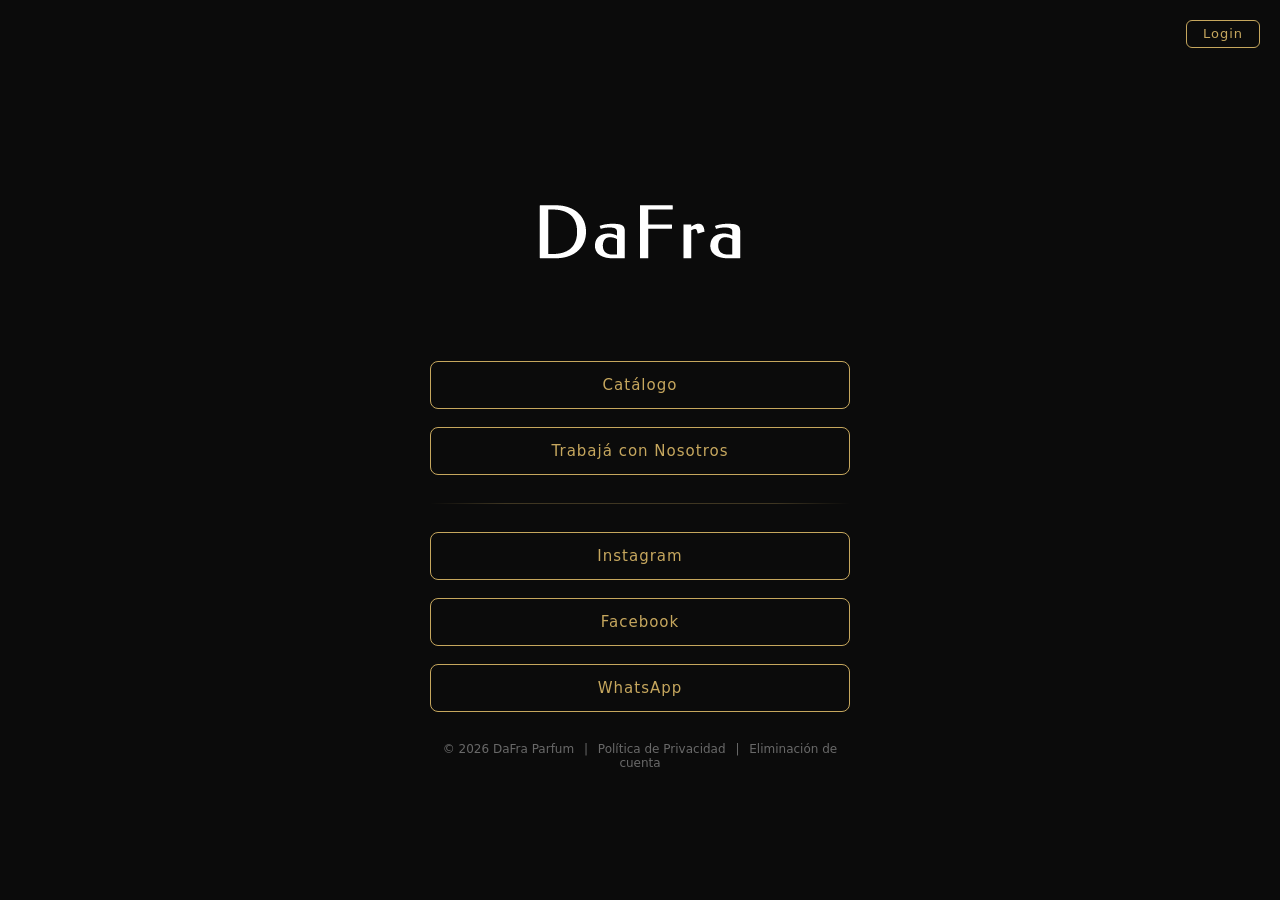
<file: index.html>
<!DOCTYPE html>
<html lang="es">
<head>
<meta charset="UTF-8">
<meta name="viewport" content="width=device-width, initial-scale=1.0">
<title>DaFra Parfum</title>

<link rel="icon" type="image/png" sizes="16x16" href="web/favicon.png">

<link rel="icon" type="image/png" sizes="192x192" href="web/icons/Icon-192.png">
<link rel="icon" type="image/png" sizes="512x512" href="web/icons/Icon-512.png">
<link rel="apple-touch-icon" href="web/icons/Icon-192.png">

<style>
    :root {
        --bg: #0b0b0b;
        --gold: #c6a75e;
        --gold-soft: #e6c97a;
        --text: #f5f5f5;
    }

    * {
        margin: 0;
        padding: 0;
        box-sizing: border-box;
    }

    body {
        background: var(--bg);
        color: var(--text);
        font-family: "Segoe UI", system-ui, -apple-system, sans-serif;
        display: flex;
        justify-content: center;
        align-items: center;
        min-height: 100vh;
        text-align: center;
        padding: 30px 20px;
    }

    /* HEADER */
    .header {
        position: fixed;
        top: 20px;
        right: 20px;
    }

    .login-btn {
        display: inline-block;
        padding: 5px 16px;
        border-radius: 6px;
        text-decoration: none;
        font-size: 13px;
        letter-spacing: 1px;
        border: 1px solid var(--gold);
        color: var(--gold);
        transition: all 0.25s ease;
        line-height: 1.2;
    }

    .login-btn:hover {
        background: var(--gold);
        color: var(--bg);
    }

    .container {
        width: 100%;
        max-width: 420px;
        animation: fadeIn 0.8s ease forwards;
        opacity: 0;
    }

    /* LOGO WRAPPER (Reserva el espacio) */
    .logo-container {
        width: 256px;
        height: 205px; /* Ajustado al alto de tu logo */
        margin: 0 auto 25px auto;
        display: flex;
        align-items: center;
        justify-content: center;
    }

    .logo {
        width: 100%;
        height: auto;
        opacity: 0;
        transition: opacity 1.5s ease; /* Aparición suave */
    }

    /* Clase que se activa cuando la imagen carga */
    .logo-loaded {
        opacity: 1;
    }

    h1 {
        font-size: 28px;
        letter-spacing: 4px;
        font-weight: 300;
        margin-bottom: 10px;
    }

    .tagline {
        font-size: 14px;
        opacity: 0.7;
        margin-bottom: 40px;
    }

    .btn {
        display: block;
        width: 100%;
        padding: 14px;
        margin-bottom: 18px;
        border-radius: 8px;
        text-decoration: none;
        font-size: 15px;
        letter-spacing: 1px;
        font-weight: 500;
        border: 1px solid var(--gold);
        color: var(--gold);
        transition: all 0.25s ease;
    }

    .btn:hover {
        background: var(--gold);
        color: var(--bg);
        transform: translateY(-2px);
    }

    .footer {
        margin-top: 30px;
        font-size: 12px;
        opacity: 0.4;
    }
    .footer a {
        color: inherit;
        text-decoration: none;
        border-bottom: 1px solid transparent;
    }
    
    .footer a:hover {
        border-bottom: 1px solid var(--gold);
    }
	
    /* CATÁLOGO DESPLEGABLE */

    .catalog-section {
        margin-bottom: 18px;
    }

    .catalog-box {
        width: 100%;
        border: 1px solid var(--gold);
        border-radius: 12px;
        overflow: hidden;
        background: rgba(198,167,94,.035);
        box-shadow: 0 8px 30px rgba(0,0,0,.16);
        transition: box-shadow .35s ease, background .35s ease;
    }

    .catalog-box.open {
        background: rgba(198,167,94,.055);
        box-shadow: 0 12px 36px rgba(0,0,0,.24);
    }

    .catalog-btn {
        position: relative;
        display: block;
        width: 100%;
        min-height: 50px;
        padding: 14px 18px;
        border: 0;
        border-radius: 0;
        color: var(--gold);
        background: transparent;
        font: inherit;
        cursor: pointer;
        text-align: center;
        transition: background .3s ease, color .3s ease;
    }

    .catalog-btn:hover {
        background: rgba(198,167,94,.10);
        color: var(--gold-soft);
    }

    .catalog-title {
        font-size: 17px;
        font-weight: 600;
        letter-spacing: .8px;
    }

    .catalog-arrow {
        position: absolute;
        right: 18px;
        width: 9px;
        height: 9px;
        border-right: 1.5px solid currentColor;
        border-bottom: 1.5px solid currentColor;
        transform: rotate(45deg) translateY(-3px);
        transition: transform .35s ease;
    }

    .catalog-box.open .catalog-arrow {
        transform: rotate(225deg) translateY(-1px);
    }

    .catalog-links {
        display: grid;
        grid-template-rows: 0fr;
        opacity: 0;
        transition: grid-template-rows .42s cubic-bezier(.22,.61,.36,1),
                    opacity .25s ease;
    }

    .catalog-box.open .catalog-links {
        grid-template-rows: 1fr;
        opacity: 1;
    }

    .catalog-links-inner {
        min-height: 0;
        overflow: hidden;
        padding: 0 10px;
        display: flex;
        flex-direction: column;
        gap: 6px;
        transition: padding .42s cubic-bezier(.22,.61,.36,1);
    }

    .catalog-box.open .catalog-links-inner {
        padding: 0 10px 10px;
    }

    .catalog-link {
        display: flex;
        align-items: center;
        justify-content: center;
        min-height: 44px;
        padding: 10px 12px;
        border: 1px solid rgba(198,167,94,.48);
        border-radius: 8px;
        color: var(--gold);
        background: rgba(198,167,94,.035);
        text-decoration: none;
        font-size: 14px;
        line-height: 1.3;
        transform: translateY(-5px);
        transition: background .22s ease, color .22s ease,
                    border-color .22s ease, transform .35s ease;
    }

    .catalog-box.open .catalog-link {
        transform: translateY(0);
    }

    .catalog-link:hover {
        background: var(--gold);
        border-color: var(--gold);
        color: var(--bg);
        transform: translateY(-1px);
    }

    .work-btn {
        margin-bottom: 28px;
    }

    .social-divider {
        width: 100%;
        height: 1px;
        margin: 0 0 28px;
        background: linear-gradient(
            to right,
            transparent,
            rgba(198,167,94,.28) 18%,
            rgba(198,167,94,.28) 82%,
            transparent
        );
    }

    @keyframes fadeIn {
        to { opacity: 1; }
    }

    @media (max-width: 400px) {
        h1 { font-size: 24px; }
        .logo-container { width: 200px; height: 200px; }
    }
</style>
</head>

<body>

<div class="header">
    <a href="web/index.html" class="login-btn">Login</a>
</div>

<div class="container">

    <div class="logo-container">
        <img 
            src="images/logo_page.png"
            alt="DaFra Logo" 
            class="logo" 
            onload="this.classList.add('logo-loaded')"
        >
    </div>
	
    <!-- <div class="catalog-section"> -->
        <!-- <div class="catalog-box" id="catalogBox"> -->
            <!-- <button class="catalog-btn" id="catalogBtn" type="button" -->
                    <!-- aria-expanded="false" aria-controls="catalogLinks"> -->
                <!-- <span class="catalog-title">Catálogo</span> -->
                <!-- <span class="catalog-arrow" aria-hidden="true"></span> -->
            <!-- </button> -->

            <!-- <div class="catalog-links" id="catalogLinks"> -->
                <!-- <div class="catalog-links-inner"> -->
                    <!-- <a href="catalogo.html" class="catalog-link">DaFra Parfum online</a> -->
                    <!-- <a href="pdfs/catalog_dafra_parfum.pdf" class="catalog-link" target="_blank" rel="noopener">DaFra Parfum descargar (PDF)</a> -->
                    <!-- <a href="pdfs/catalog_dafra_indumentaria.pdf" class="catalog-link" target="_blank" rel="noopener">DaFra Indumentaria descargar (PDF)</a> -->
                <!-- </div> -->
            <!-- </div> -->
        <!-- </div> -->
    <!-- </div> -->
	
	<a href="pdfs/catalog_dafra.pdf" class="btn" target="_blank">
        Catálogo
    </a>

    <a href="trabaja.html" class="btn work-btn">
        Trabajá con Nosotros
    </a>

    <div class="social-divider" aria-hidden="true"></div>

    <a href="https://instagram.com/dafraparfum" class="btn" target="_blank">
        Instagram
    </a>

    <a href="https://facebook.com/DaFraParfum/" class="btn" target="_blank">
        Facebook
    </a>

    <a href="https://wa.me/5493436619832" class="btn" target="_blank">
        WhatsApp
    </a>

    <div class="footer">
        © 2026 DaFra Parfum 
        <span style="margin: 0 6px;">|</span>
        <a href="privacy.html" target="_blank">Política de Privacidad</a>
        <span style="margin: 0 6px;">|</span>
        <a href="delete-account.html" target="_blank">Eliminación de cuenta</a>
    </div>

</div>


<script>
    const catalogBtn = document.getElementById('catalogBtn');
    const catalogBox = document.getElementById('catalogBox');

    catalogBtn.addEventListener('click', () => {
        const isOpen = catalogBox.classList.toggle('open');
        catalogBtn.setAttribute('aria-expanded', isOpen);
    });
</script>

</body>
</html>
</file>
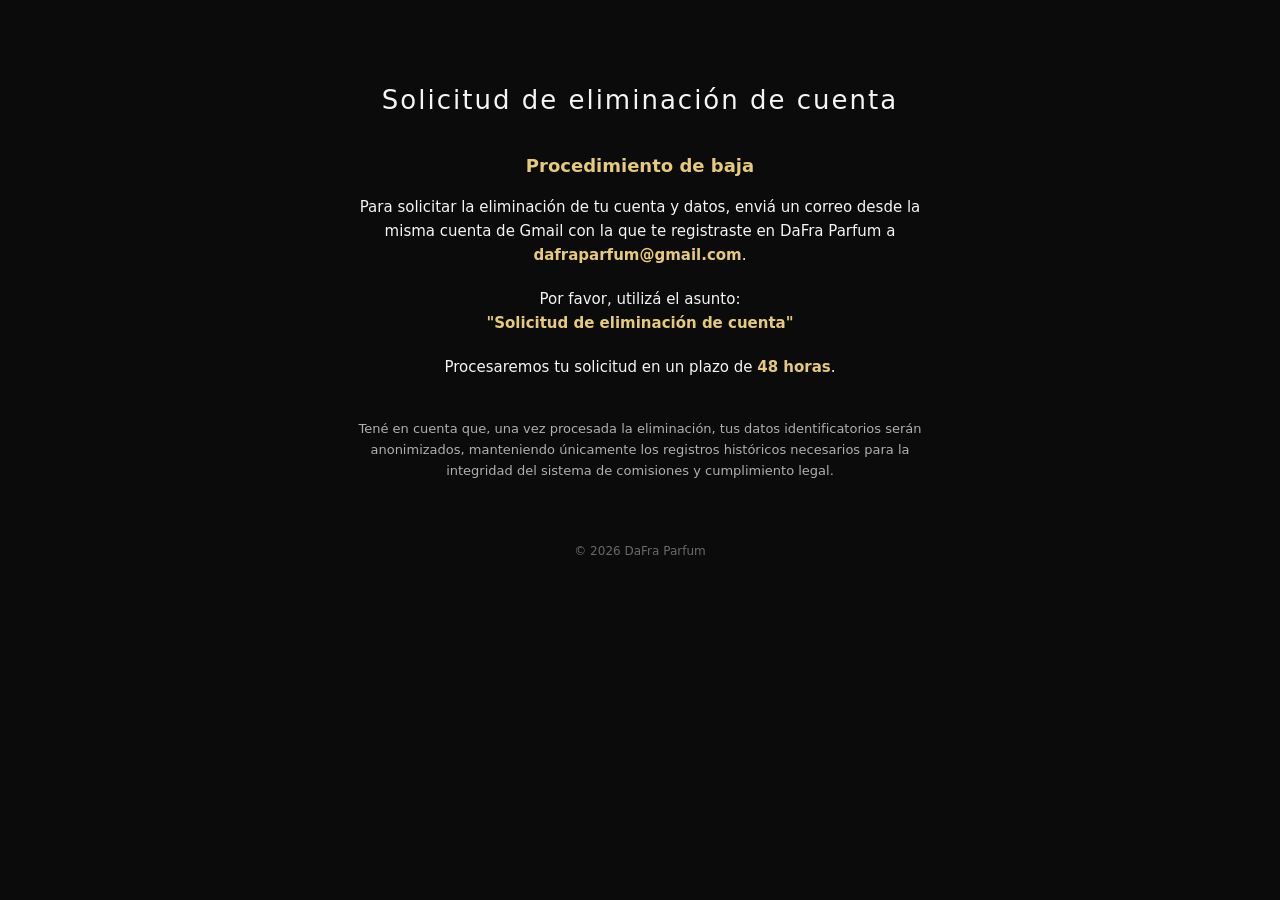
<file: delete-account.html>
<!DOCTYPE html>
<html lang="es">
<head>
<meta charset="UTF-8">
<meta name="viewport" content="width=device-width, initial-scale=1.0">
<title>Eliminación de Cuenta - DaFra Parfum</title>

<link rel="icon" type="image/png" sizes="16x16" href="web/favicon.png">

<link rel="icon" type="image/png" sizes="192x192" href="web/icons/Icon-192.png">
<link rel="icon" type="image/png" sizes="512x512" href="web/icons/Icon-512.png">
<link rel="apple-touch-icon" href="web/icons/Icon-192.png">

<style>
:root {
    --bg: #0b0b0b;
    --gold: #c6a75e;
    --gold-soft: #e6c97a;
    --text: #f5f5f5;
}

* {
    margin: 0;
    padding: 0;
    box-sizing: border-box;
}

body {
    background: var(--bg);
    color: var(--text);
    font-family: "Segoe UI", system-ui, -apple-system, sans-serif;
    padding: 0px 20px 40px;
    line-height: 1.6;
}

/* CONTENEDOR */
.container {
    max-width: 800px;
    margin: 0 auto;
    animation: fadeIn 0.8s ease forwards;
    opacity: 0;
}

/* TITULOS */
h1 {
    font-size: 26px;
    letter-spacing: 2px;
    font-weight: 300;
    margin-bottom: 30px;
    text-align: center;
}

h2 {
    margin-top: 30px;
    margin-bottom: 15px;
    font-size: 18px;
    color: var(--gold-soft);
    text-align: center;
}

/* TEXTO */
p {
    margin-bottom: 20px;
    font-size: 15px;
    text-align: center;
    max-width: 600px;
    margin-left: auto;
    margin-right: auto;
}

.highlight {
    color: var(--gold-soft);
    font-weight: 600;
}

/* FOOTER */
.footer {
    margin-top: 60px;
    font-size: 12px;
    opacity: 0.4;
    text-align: center;
}

.header {
    margin-top: 80px;
    margin-bottom: 15px;
    text-align: left;
}

/* BOTON VOLVER */
.back {
    display: inline-block;
    padding: 5px 16px;
    border-radius: 6px;
    text-decoration: none;
    font-size: 13px;
    letter-spacing: 1px;
    border: 1px solid var(--gold);
    color: var(--gold);
    transition: all 0.25s ease;
    line-height: 1.2;
}

.back:hover {
    background: var(--gold);
    color: var(--bg);
    text-decoration: none;
}

/* ANIMACION */
@keyframes fadeIn {
    to { opacity: 1; }
}
</style>
</head>

<body>

<div class="header">
    <!-- <a href="index.html" class="back">Volver</a> -->
</div>

<div class="container">

    <h1>Solicitud de eliminación de cuenta</h1>
    
    <h2>Procedimiento de baja</h2>
    
    <p>
    Para solicitar la eliminación de tu cuenta y datos, enviá un correo desde la misma cuenta de Gmail con la que te registraste en DaFra Parfum a <span class="highlight">dafraparfum@gmail.com</span>.
    </p>

    <p>
    Por favor, utilizá el asunto: <br>
    <span class="highlight">"Solicitud de eliminación de cuenta"</span>
    </p>

    <p>
    Procesaremos tu solicitud en un plazo de <span class="highlight">48 horas</span>.
    </p>
    
    <p style="font-size: 13px; opacity: 0.7; margin-top: 40px;">
    Tené en cuenta que, una vez procesada la eliminación, tus datos identificatorios serán anonimizados, manteniendo únicamente los registros históricos necesarios para la integridad del sistema de comisiones y cumplimiento legal.
    </p>

    <div class="footer">
        © 2026 DaFra Parfum
    </div>

</div>

</body>
</html>
</file>
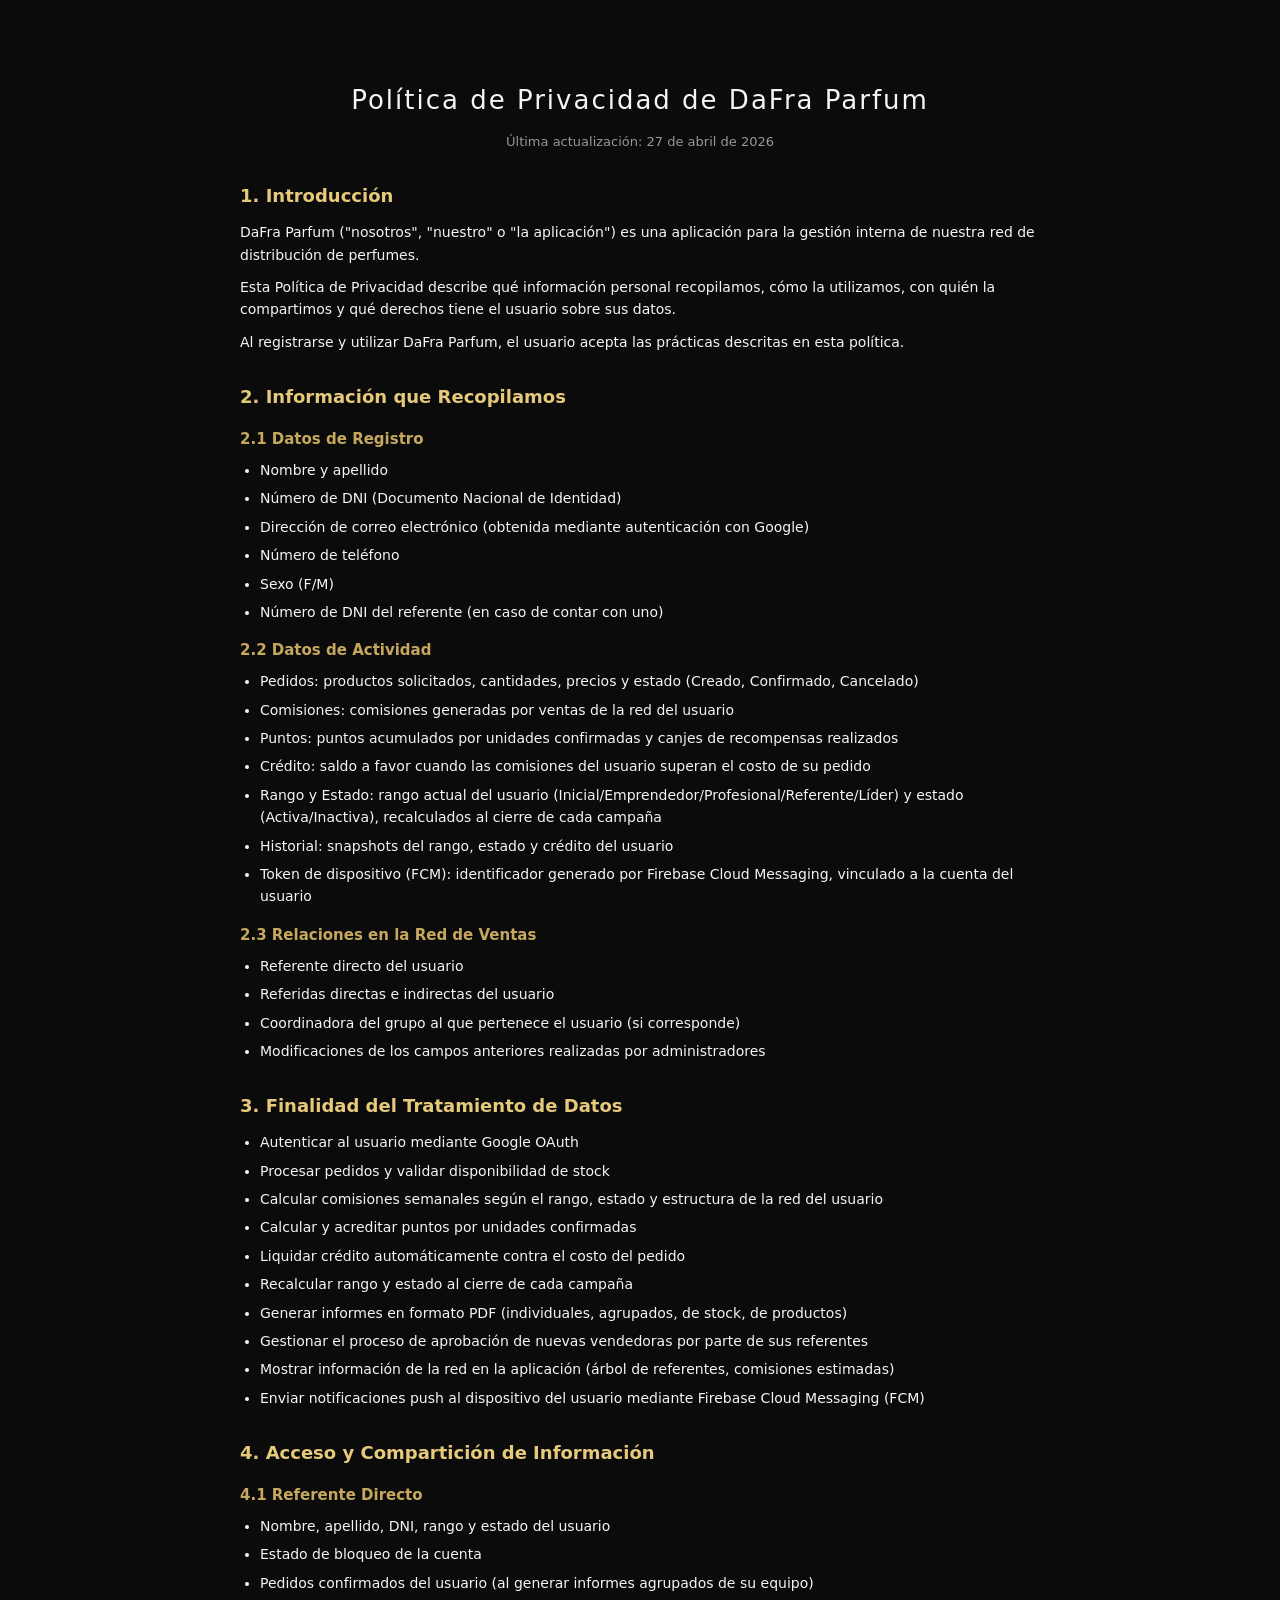
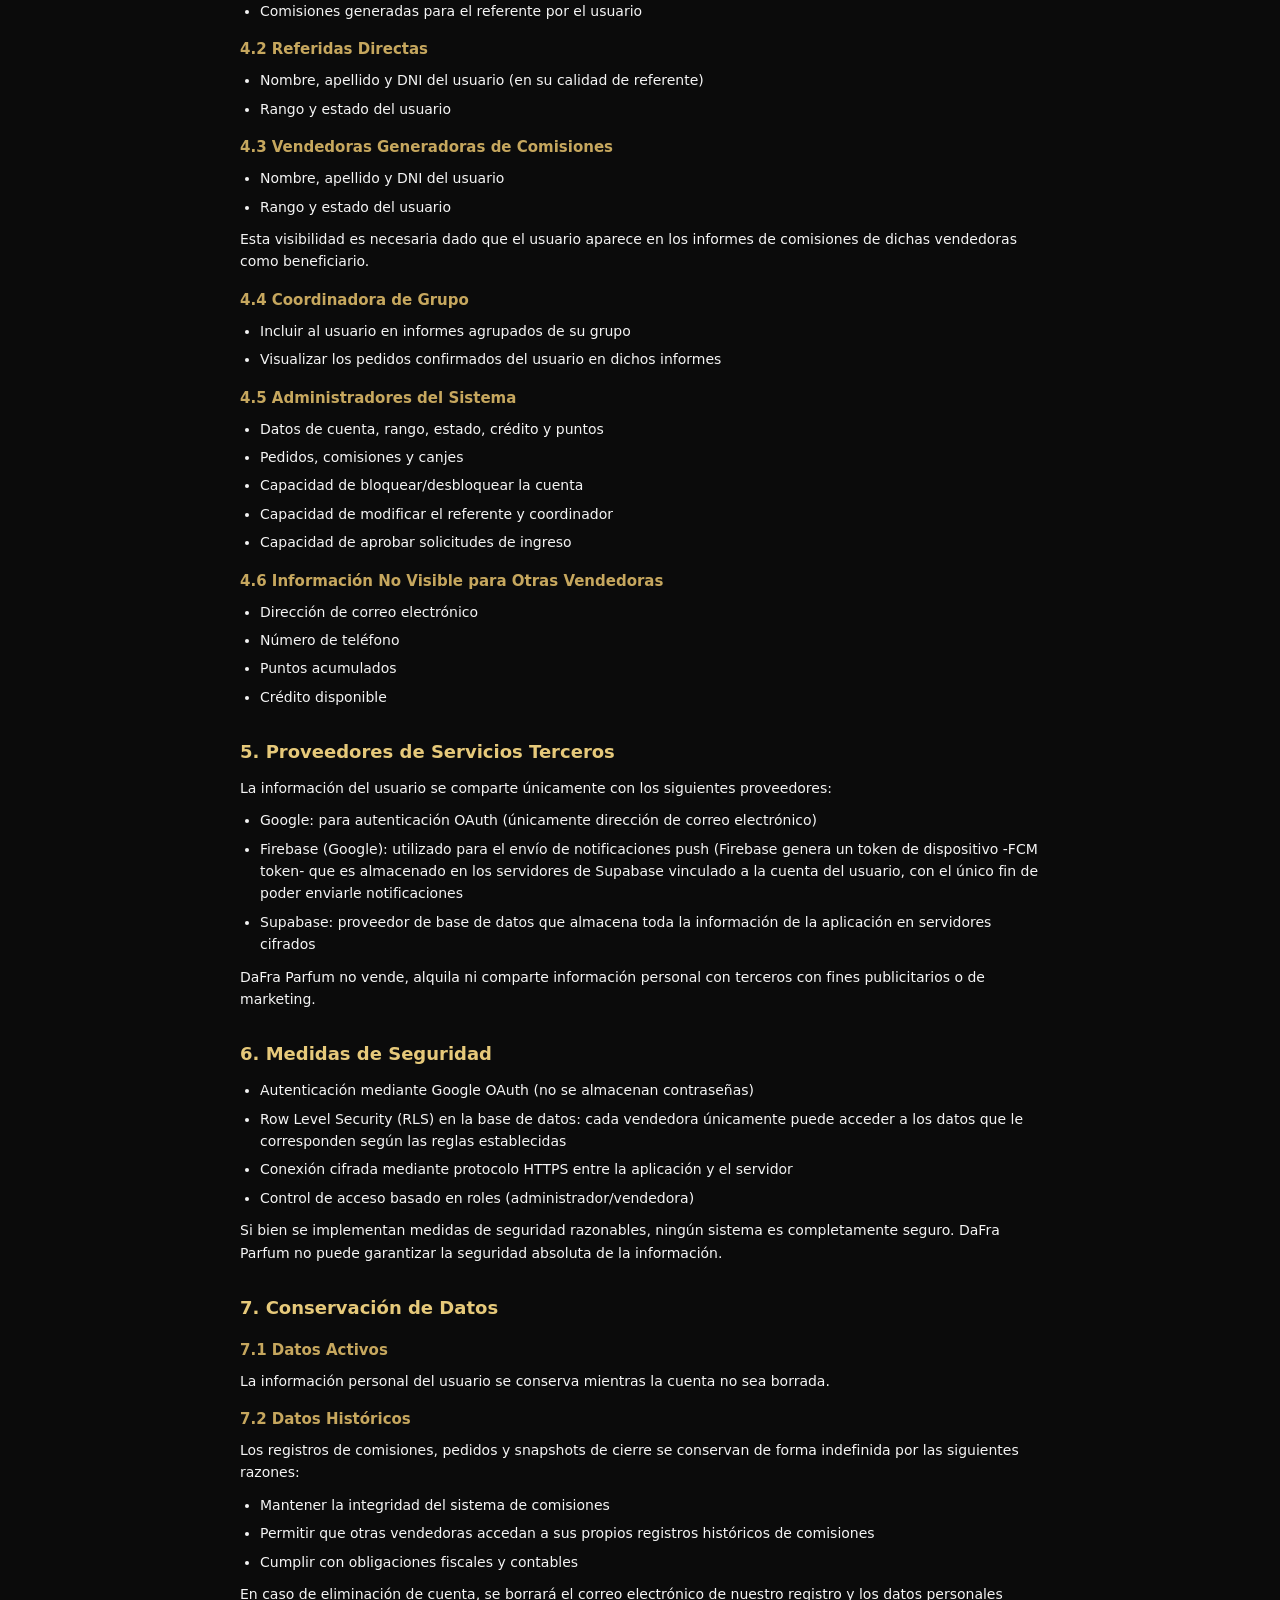
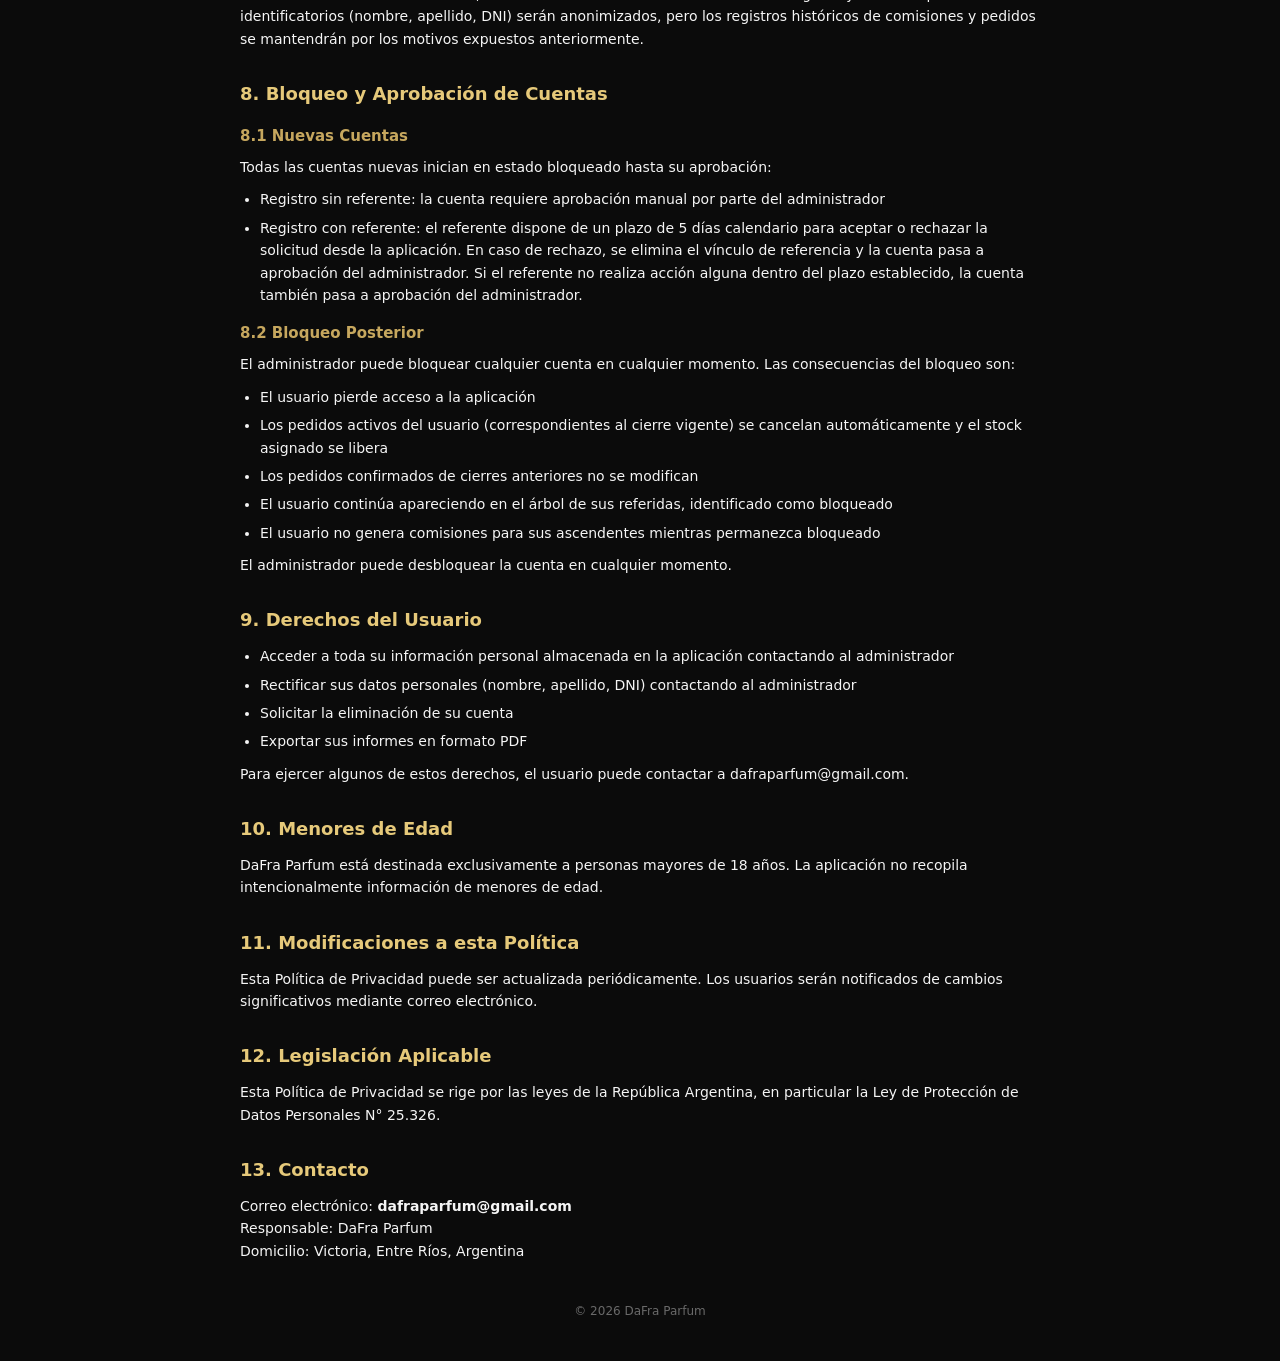
<file: privacy.html>
<!DOCTYPE html>
<html lang="es">
<head>
<meta charset="UTF-8">
<meta name="viewport" content="width=device-width, initial-scale=1.0">
<title>Política de Privacidad - DaFra Parfum</title>

<!-- Favicon -->
<link rel="icon" type="image/png" sizes="16x16" href="web/favicon.png">

<!-- App icons -->
<link rel="icon" type="image/png" sizes="192x192" href="web/icons/Icon-192.png">
<link rel="icon" type="image/png" sizes="512x512" href="web/icons/Icon-512.png">
<link rel="apple-touch-icon" href="web/icons/Icon-192.png">

<style>
:root {
    --bg: #0b0b0b;
    --gold: #c6a75e;
    --gold-soft: #e6c97a;
    --text: #f5f5f5;
}

* {
    margin: 0;
    padding: 0;
    box-sizing: border-box;
}

body {
    background: var(--bg);
    color: var(--text);
    font-family: "Segoe UI", system-ui, -apple-system, sans-serif;
    padding: 0px 20px 40px;
    line-height: 1.6;
}

/* CONTENEDOR */
.container {
    max-width: 800px;
    margin: 0 auto;
    animation: fadeIn 0.8s ease forwards;
    opacity: 0;
}

/* TITULOS */
h1 {
    font-size: 26px;
    letter-spacing: 2px;
    font-weight: 300;
    margin-bottom: 10px;
    text-align: center;
}

.updated {
    text-align: center;
    font-size: 13px;
    opacity: 0.6;
    margin-bottom: 30px;
}

h2 {
    margin-top: 30px;
    margin-bottom: 10px;
    font-size: 18px;
    color: var(--gold-soft);
}

h3 {
    margin-top: 15px;
    margin-bottom: 8px;
    font-size: 15px;
    color: var(--gold);
}

/* TEXTO */
p {
    margin-bottom: 10px;
    font-size: 14px;
}

ul {
    margin-left: 20px;
    margin-bottom: 10px;
}

li {
    margin-bottom: 6px;
    font-size: 14px;
}

/* LINKS */
a {
    color: var(--gold-soft);
    text-decoration: none;
}

a:hover {
    text-decoration: underline;
}

/* FOOTER */
.footer {
    margin-top: 40px;
    font-size: 12px;
    opacity: 0.4;
    text-align: center;
}

/*.header {
    margin-bottom: 10px;
    text-align: left;
    padding: 5px 5px 0;
}*/
.header {
    margin-top: 80px;
    margin-left: 00px;
    margin-bottom: 15px;
    text-align: left;
}
/* BOTON VOLVER */
.back {
    display: inline-block;
    padding: 5px 16px;
    border-radius: 6px;
    text-decoration: none;
    font-size: 13px;
    letter-spacing: 1px;
    border: 1px solid var(--gold);
    color: var(--gold);
    transition: all 0.25s ease;
    line-height: 1.2;
}

.back:hover {
    background: var(--gold);
    color: var(--bg);
    text-decoration: none;
}

/* ANIMACION */
@keyframes fadeIn {
    to { opacity: 1; }
}
</style>
</head>

<body>

<div class="header">
    <!-- <a href="index.html" class="back">Volver</a> -->
</div>

<div class="container">

    <h1>Política de Privacidad de DaFra Parfum</h1>
    <div class="updated">Última actualización: 27 de abril de 2026</div>
    
    <h2>1. Introducción</h2>
    <p>
    DaFra Parfum ("nosotros", "nuestro" o "la aplicación") es una aplicación para la gestión interna de nuestra red de distribución de perfumes.
    </p>
    <p>
    Esta Política de Privacidad describe qué información personal recopilamos, cómo la utilizamos, con quién la compartimos y qué derechos tiene el usuario sobre sus datos.
    </p>
    <p>
    Al registrarse y utilizar DaFra Parfum, el usuario acepta las prácticas descritas en esta política.
    </p>
    
    <h2>2. Información que Recopilamos</h2>
    
    <h3>2.1 Datos de Registro</h3>
    <ul>
    <li>Nombre y apellido</li>
    <li>Número de DNI (Documento Nacional de Identidad)</li>
    <li>Dirección de correo electrónico (obtenida mediante autenticación con Google)</li>
    <li>Número de teléfono</li>
    <li>Sexo (F/M)</li>
    <li>Número de DNI del referente (en caso de contar con uno)</li>
    </ul>
    
    <h3>2.2 Datos de Actividad</h3>
    <ul>
    <li>Pedidos: productos solicitados, cantidades, precios y estado (Creado, Confirmado, Cancelado)</li>
    <li>Comisiones: comisiones generadas por ventas de la red del usuario</li>
    <li>Puntos: puntos acumulados por unidades confirmadas y canjes de recompensas realizados</li>
    <li>Crédito: saldo a favor cuando las comisiones del usuario superan el costo de su pedido</li>
    <li>Rango y Estado: rango actual del usuario (Inicial/Emprendedor/Profesional/Referente/Líder) y estado (Activa/Inactiva), recalculados al cierre de cada campaña</li>
    <li>Historial: snapshots del rango, estado y crédito del usuario</li>
    <li>Token de dispositivo (FCM): identificador generado por Firebase Cloud Messaging, vinculado a la cuenta del usuario</li>
    </ul>
    
    <h3>2.3 Relaciones en la Red de Ventas</h3>
    <ul>
    <li>Referente directo del usuario</li>
    <li>Referidas directas e indirectas del usuario</li>
    <li>Coordinadora del grupo al que pertenece el usuario (si corresponde)</li>
    <li>Modificaciones de los campos anteriores realizadas por administradores</li>
    </ul>
    
    <h2>3. Finalidad del Tratamiento de Datos</h2>
    <ul>
    <li>Autenticar al usuario mediante Google OAuth</li>
    <li>Procesar pedidos y validar disponibilidad de stock</li>
    <li>Calcular comisiones semanales según el rango, estado y estructura de la red del usuario</li>
    <li>Calcular y acreditar puntos por unidades confirmadas</li>
    <li>Liquidar crédito automáticamente contra el costo del pedido</li>
    <li>Recalcular rango y estado al cierre de cada campaña</li>
    <li>Generar informes en formato PDF (individuales, agrupados, de stock, de productos)</li>
    <li>Gestionar el proceso de aprobación de nuevas vendedoras por parte de sus referentes</li>
    <li>Mostrar información de la red en la aplicación (árbol de referentes, comisiones estimadas)</li>
    <li>Enviar notificaciones push al dispositivo del usuario mediante Firebase Cloud Messaging (FCM)</li>
    </ul>
    
    <h2>4. Acceso y Compartición de Información</h2>
    
    <h3>4.1 Referente Directo</h3>
    <ul>
    <li>Nombre, apellido, DNI, rango y estado del usuario</li>
    <li>Estado de bloqueo de la cuenta</li>
    <li>Pedidos confirmados del usuario (al generar informes agrupados de su equipo)</li>
    <li>Comisiones generadas para el referente por el usuario</li>
    </ul>
    
    <h3>4.2 Referidas Directas</h3>
    <ul>
    <li>Nombre, apellido y DNI del usuario (en su calidad de referente)</li>
    <li>Rango y estado del usuario</li>
    </ul>
    
    <h3>4.3 Vendedoras Generadoras de Comisiones</h3>
    <ul>
    <li>Nombre, apellido y DNI del usuario</li>
    <li>Rango y estado del usuario</li>
    </ul>
    <p>
    Esta visibilidad es necesaria dado que el usuario aparece en los informes de comisiones de dichas vendedoras como beneficiario.
    </p>
    
    <h3>4.4 Coordinadora de Grupo</h3>
    <ul>
    <li>Incluir al usuario en informes agrupados de su grupo</li>
    <li>Visualizar los pedidos confirmados del usuario en dichos informes</li>
    </ul>
    
    <h3>4.5 Administradores del Sistema</h3>
    <ul>
    <li>Datos de cuenta, rango, estado, crédito y puntos</li>
    <li>Pedidos, comisiones y canjes</li>
    <li>Capacidad de bloquear/desbloquear la cuenta</li>
    <li>Capacidad de modificar el referente y coordinador</li>
    <li>Capacidad de aprobar solicitudes de ingreso</li>
    </ul>
    
    <h3>4.6 Información No Visible para Otras Vendedoras</h3>
    <ul>
    <li>Dirección de correo electrónico</li>
    <li>Número de teléfono</li>
    <li>Puntos acumulados</li>
    <li>Crédito disponible</li>
    </ul>
    
    <h2>5. Proveedores de Servicios Terceros</h2>
    <p>La información del usuario se comparte únicamente con los siguientes proveedores:</p>
    <ul>
    <li>Google: para autenticación OAuth (únicamente dirección de correo electrónico)</li>
    <li>Firebase (Google): utilizado para el envío de notificaciones push (Firebase genera un token de dispositivo -FCM token- que es almacenado en los servidores de Supabase vinculado a la cuenta del usuario, con el único fin de poder enviarle notificaciones</li>
    <li>Supabase: proveedor de base de datos que almacena toda la información de la aplicación en servidores cifrados</li>
    </ul>
    <p>
    DaFra Parfum no vende, alquila ni comparte información personal con terceros con fines publicitarios o de marketing.
    </p>
    
    <h2>6. Medidas de Seguridad</h2>
    <ul>
    <li>Autenticación mediante Google OAuth (no se almacenan contraseñas)</li>
    <li>Row Level Security (RLS) en la base de datos: cada vendedora únicamente puede acceder a los datos que le corresponden según las reglas establecidas</li>
    <li>Conexión cifrada mediante protocolo HTTPS entre la aplicación y el servidor</li>
    <li>Control de acceso basado en roles (administrador/vendedora)</li>
    </ul>
    <p>
    Si bien se implementan medidas de seguridad razonables, ningún sistema es completamente seguro. DaFra Parfum no puede garantizar la seguridad absoluta de la información.
    </p>
    
    <h2>7. Conservación de Datos</h2>
    
    <h3>7.1 Datos Activos</h3>
    <p>La información personal del usuario se conserva mientras la cuenta no sea borrada.</p>
    
    <h3>7.2 Datos Históricos</h3>
    <p>
    Los registros de comisiones, pedidos y snapshots de cierre se conservan de forma indefinida por las siguientes razones:
    </p>
    <ul>
    <li>Mantener la integridad del sistema de comisiones</li>
    <li>Permitir que otras vendedoras accedan a sus propios registros históricos de comisiones</li>
    <li>Cumplir con obligaciones fiscales y contables</li>
    </ul>
    <p>
    En caso de eliminación de cuenta, se borrará el correo electrónico de nuestro registro y los datos personales identificatorios (nombre, apellido, DNI) serán anonimizados, pero los registros históricos de comisiones y pedidos se mantendrán por los motivos expuestos anteriormente.
    </p>
    
    <h2>8. Bloqueo y Aprobación de Cuentas</h2>
    
    <h3>8.1 Nuevas Cuentas</h3>
    <p>Todas las cuentas nuevas inician en estado bloqueado hasta su aprobación:</p>
    <ul>
    <li>Registro sin referente: la cuenta requiere aprobación manual por parte del administrador</li>
    <li>Registro con referente: el referente dispone de un plazo de 5 días calendario para aceptar o rechazar la solicitud desde la aplicación. En caso de rechazo, se elimina el vínculo de referencia y la cuenta pasa a aprobación del administrador. Si el referente no realiza acción alguna dentro del plazo establecido, la cuenta también pasa a aprobación del administrador.</li>
    </ul>
    
    <h3>8.2 Bloqueo Posterior</h3>
    <p>El administrador puede bloquear cualquier cuenta en cualquier momento. Las consecuencias del bloqueo son:</p>
    <ul>
    <li>El usuario pierde acceso a la aplicación</li>
    <li>Los pedidos activos del usuario (correspondientes al cierre vigente) se cancelan automáticamente y el stock asignado se libera</li>
    <li>Los pedidos confirmados de cierres anteriores no se modifican</li>
    <li>El usuario continúa apareciendo en el árbol de sus referidas, identificado como bloqueado</li>
    <li>El usuario no genera comisiones para sus ascendentes mientras permanezca bloqueado</li>
    </ul>
    <p>El administrador puede desbloquear la cuenta en cualquier momento.</p>
    
    <h2>9. Derechos del Usuario</h2>
    <ul>
    <li>Acceder a toda su información personal almacenada en la aplicación contactando al administrador</li>
    <li>Rectificar sus datos personales (nombre, apellido, DNI) contactando al administrador</li>
    <li>Solicitar la eliminación de su cuenta</li>
    <li>Exportar sus informes en formato PDF</li>
    </ul>
    <p>Para ejercer algunos de estos derechos, el usuario puede contactar a dafraparfum@gmail.com.</p>
    
    <h2>10. Menores de Edad</h2>
    <p>DaFra Parfum está destinada exclusivamente a personas mayores de 18 años. La aplicación no recopila intencionalmente información de menores de edad.</p>
    
    <h2>11. Modificaciones a esta Política</h2>
    <p>Esta Política de Privacidad puede ser actualizada periódicamente. Los usuarios serán notificados de cambios significativos mediante correo electrónico.</p>
    
    <h2>12. Legislación Aplicable</h2>
    <p>Esta Política de Privacidad se rige por las leyes de la República Argentina, en particular la Ley de Protección de Datos Personales N° 25.326.</p>
    
    <h2>13. Contacto</h2>
    <p>
    Correo electrónico: <strong>dafraparfum@gmail.com</strong><br>
    Responsable: DaFra Parfum<br>
    Domicilio: Victoria, Entre Ríos, Argentina
    </p>

    <div class="footer">
        © 2026 DaFra Parfum
    </div>

</div>

</body>
</html>
</file>
